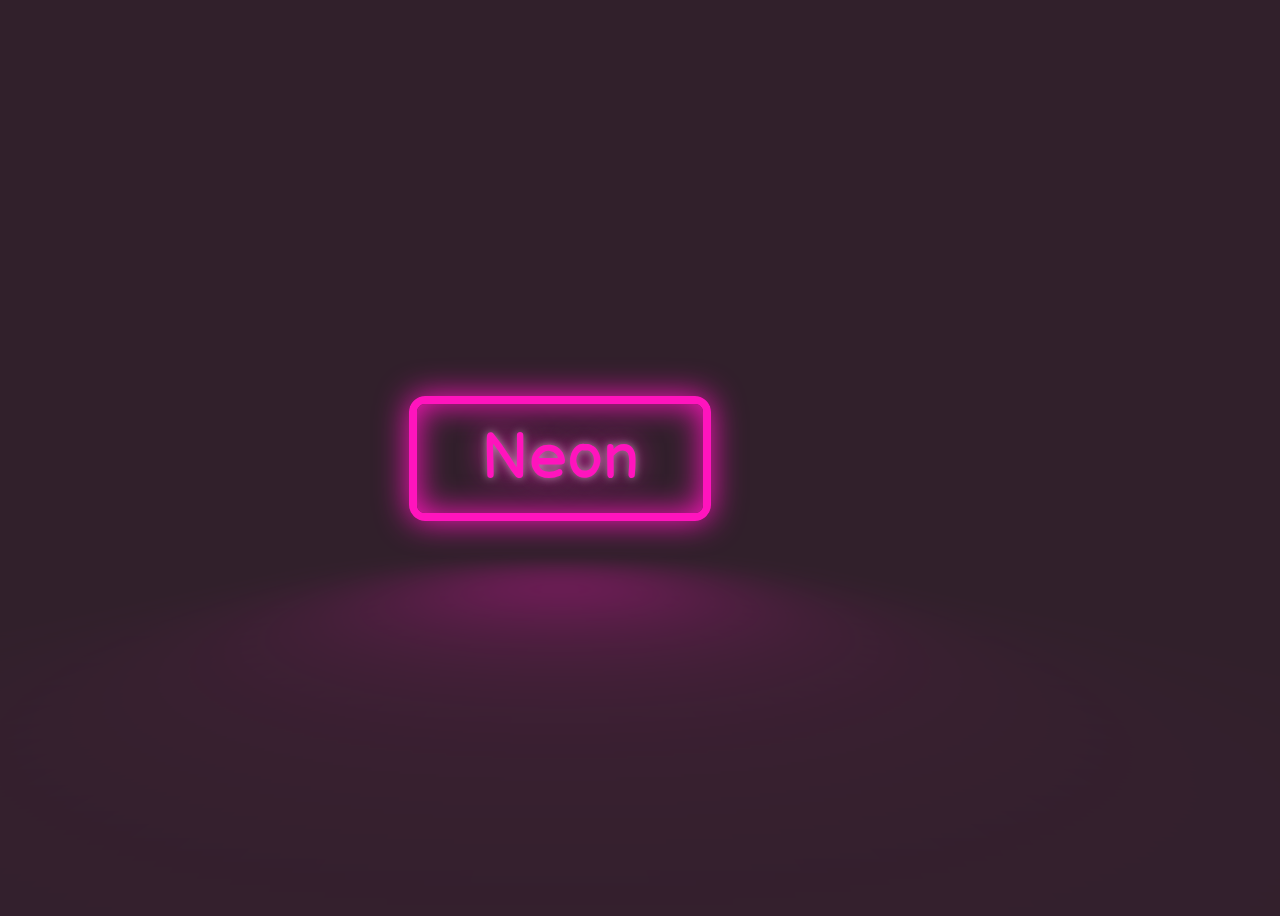
<file: Neon Button/index.html>
<!DOCTYPE html>
<html lang="en">
  <head>
    <meta charset="UTF-8" />
    <meta http-equiv="X-UA-Compatible" content="IE=edge" />
    <meta name="viewport" content="width=device-width, initial-scale=1.0" />
    <title>Neon Button</title>
    <!-- Google fonts -->
    <link rel="preconnect" href="https://fonts.gstatic.com" />
    <link
      href="https://fonts.googleapis.com/css2?family=Balsamiq+Sans:wght@700&display=swap"
      rel="stylesheet"
    />
    <link rel="stylesheet" href="style.css" />
  </head>
  <body>
    <a href="#" class="neon-button">Neon</a>
  </body>
</html>
</file>
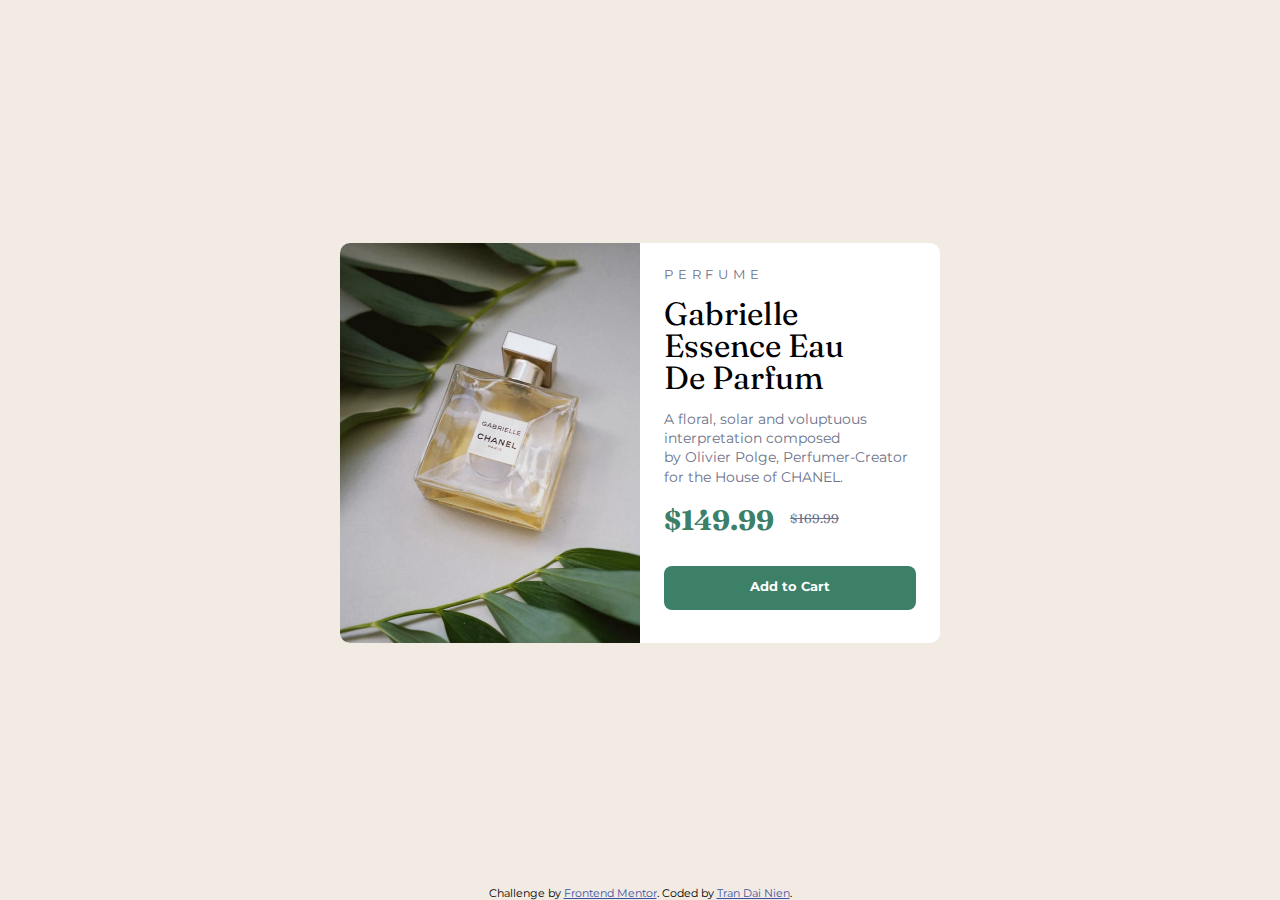
<file: product-preview-card-component-main/product-preview-card-component-main/index.html>
<!DOCTYPE html>
<html lang="en">
  <head>
    <meta charset="UTF-8" />
    <meta name="viewport" content="width=device-width, initial-scale=1.0" />
    <!-- displays site properly based on user's device -->

    <link
      rel="icon"
      type="image/png"
      sizes="32x32"
      href="./images/favicon-32x32.png"
    />

    <link rel="preconnect" href="https://fonts.googleapis.com" />
    <link rel="preconnect" href="https://fonts.gstatic.com" crossorigin />
    <link
      href="https://fonts.googleapis.com/css2?family=Fraunces:opsz,wght@9..144,700&family=Montserrat:wght@500;700&display=swap"
      rel="stylesheet"
    />

    <title>Frontend Mentor | Product preview card component</title>

    <!-- Feel free to remove these styles or customise in your own stylesheet 👍 -->
    <style>
      :root {
        --dark-cyan: hsl(158, 36%, 37%);
        --cream: hsl(30, 38%, 92%);
        --dark-blue: hsl(212, 21%, 14%);
        --grayish-blue: hsl(228, 12%, 48%);

        --para-size: 14px;
      }

      * {
        box-sizing: border-box;
        margin: 0;
        padding: 0;
        font-family: "Montserrat", sans-serif;
      }
      body {
        height: 100vh;
        display: flex;
        align-items: center;
        justify-content: flex-end;
        flex-direction: column;
        overflow: hidden;
        background: var(--cream);
      }

      img {
        height: 100%;
        width: 100%;
        object-fit: cover;
      }

      .container {
        display: flex;
        height: 100%;
        width: 100%;
        justify-content: center;
        align-items: center;
      }

      .box {
        display: grid;
        grid-template-columns: repeat(2, 1fr);
        width: 600px;
        height: 400px;
        border-radius: 10px;
        overflow: hidden;
        justify-content: space-between;
        background: #fff;
      }

      .left {
      }

      .attribution {
        font-size: 11px;
        text-align: center;
      }
      .attribution a {
        color: hsl(228, 45%, 44%);
      }
      .right {
        padding: 1.5rem;
        flex-basis: 50%;
      }
      .category {
        letter-spacing: 0.3rem;
        font-size: 0.8rem;
        color: var(--grayish-blue);
        text-transform: uppercase;
      }
      .brand {
        font-family: "Fraunces", serif;
        font-size: 2rem;
        padding: 1rem 0;
        line-height: 2rem;
      }
      .description {
        color: var(--grayish-blue);
        font-size: var(--para-size);
        padding: 1rem 0;
        padding-top: 0;
        line-height: 1.2rem;
      }
      .price {
        position: relative;
        margin-bottom: 0.8rem;
      }
      .real-price {
        color: var(--dark-cyan);
        font-weight: 700;
        font-size: calc(var(--para-size) * 2);
        font-family: "Fraunces", serif;
      }
      .discount {
        font-family: "Fraunces", serif;
        font-size: calc(var(--para-size) / 1.1);
        color: var(--grayish-blue);
        text-decoration: line-through;
        text-align: center;
        position: absolute;
        top: 25%;
        left: 50%;
      }
      .add {
        width: 100%;
        color: #fff;
        background: var(--dark-cyan);
        border: none;
        border-radius: 8px;
        padding: 0.8rem 1rem 1rem;
        margin-top: 1rem;
        cursor: pointer;
        font-weight: 700;
      }
      .add:hover {
        background: var(--dark-blue);
      }
    </style>
  </head>
  <body>
    <div class="container">
      <div class="box">
        <div class="left">
          <img src="./images/image-product-desktop.jpg" alt="" />
        </div>
        <div class="right">
          <div class="product">
            <div class="category">Perfume</div>
            <div class="brand">Gabrielle <br />Essence Eau <br />De Parfum</div>
            <div class="description">
              A floral, solar and voluptuous <br />
              interpretation composed <br />
              by Olivier Polge, Perfumer-Creator <br />for the House of CHANEL.
            </div>
            <div class="price">
              <span class="real-price">$149.99</span
              ><span class="discount">$169.99</span>
            </div>
            <button class="add">Add to Cart</button>
          </div>
        </div>
      </div>
    </div>

    <div class="attribution">
      Challenge by
      <a href="https://www.frontendmentor.io?ref=challenge" target="_blank"
        >Frontend Mentor</a
      >. Coded by
      <a href="https://www.facebook.com/trandainien/" target="_blank"
        >Tran Dai Nien</a
      >.
    </div>
  </body>
</html>
</file>
<file: Neon Button/style.css>
:root {
  --clr-neon: hsl(317 100% 54%);
  --clr-bg: hsl(323 21% 16%);
}

*,
*::before,
*::after {
  box-sizing: border-box;
}

body {
  min-height: 100vh;
  display: grid;
  place-items: center;
  background: var(--clr-bg);
  font-family: "Balsamiq Sans", cursive;
  color: var(--clr-neon);
  padding-right: 10rem;
}

.neon-button {
  font-size: 4rem;
  color: var(--clr-neon);
  display: inline-block;
  cursor: pointer;
  text-decoration: none;
  border: var(--clr-neon) 0.125em solid;
  padding: 0.25em 1em;
  border-radius: 0.25em;
  text-shadow: 0 0 0.125em hsl(0 0% 100% / 0.5), 0 0 0.45em currentColor;
  box-shadow: inset 0 0 0.5em 0 var(--clr-neon), 0 0 0.5em 0 var(--clr-neon);
  position: relative;
  transition: background-color 100ms linear;
}

.neon-button::before {
  pointer-events: none;
  content: "";
  position: absolute;
  background: var(--clr-neon);
  top: 120%;
  left: 0;
  width: 100%;
  height: 100%;
  transform: perspective(1em) rotateX(40deg) scale(1, 0.35);
  filter: blur(1.5em);
  opacity: 0.7;
}

.neon-button::after {
  content: "";
  position: absolute;
  top: 0;
  bottom: 0;
  left: 0;
  right: 0;
  box-shadow: 0 0 2em 0.5em var(--clr-neon);
  opacity: 0;
}

.neon-button:hover,
.neon-button:focus {
  background: var(--clr-neon);
  color: var(--clr-bg);
  text-shadow: none;
}

.neon-button:hover::before {
  opacity: 1;
}

.neon-button:hover::after {
  opacity: 1;
}
</file>
